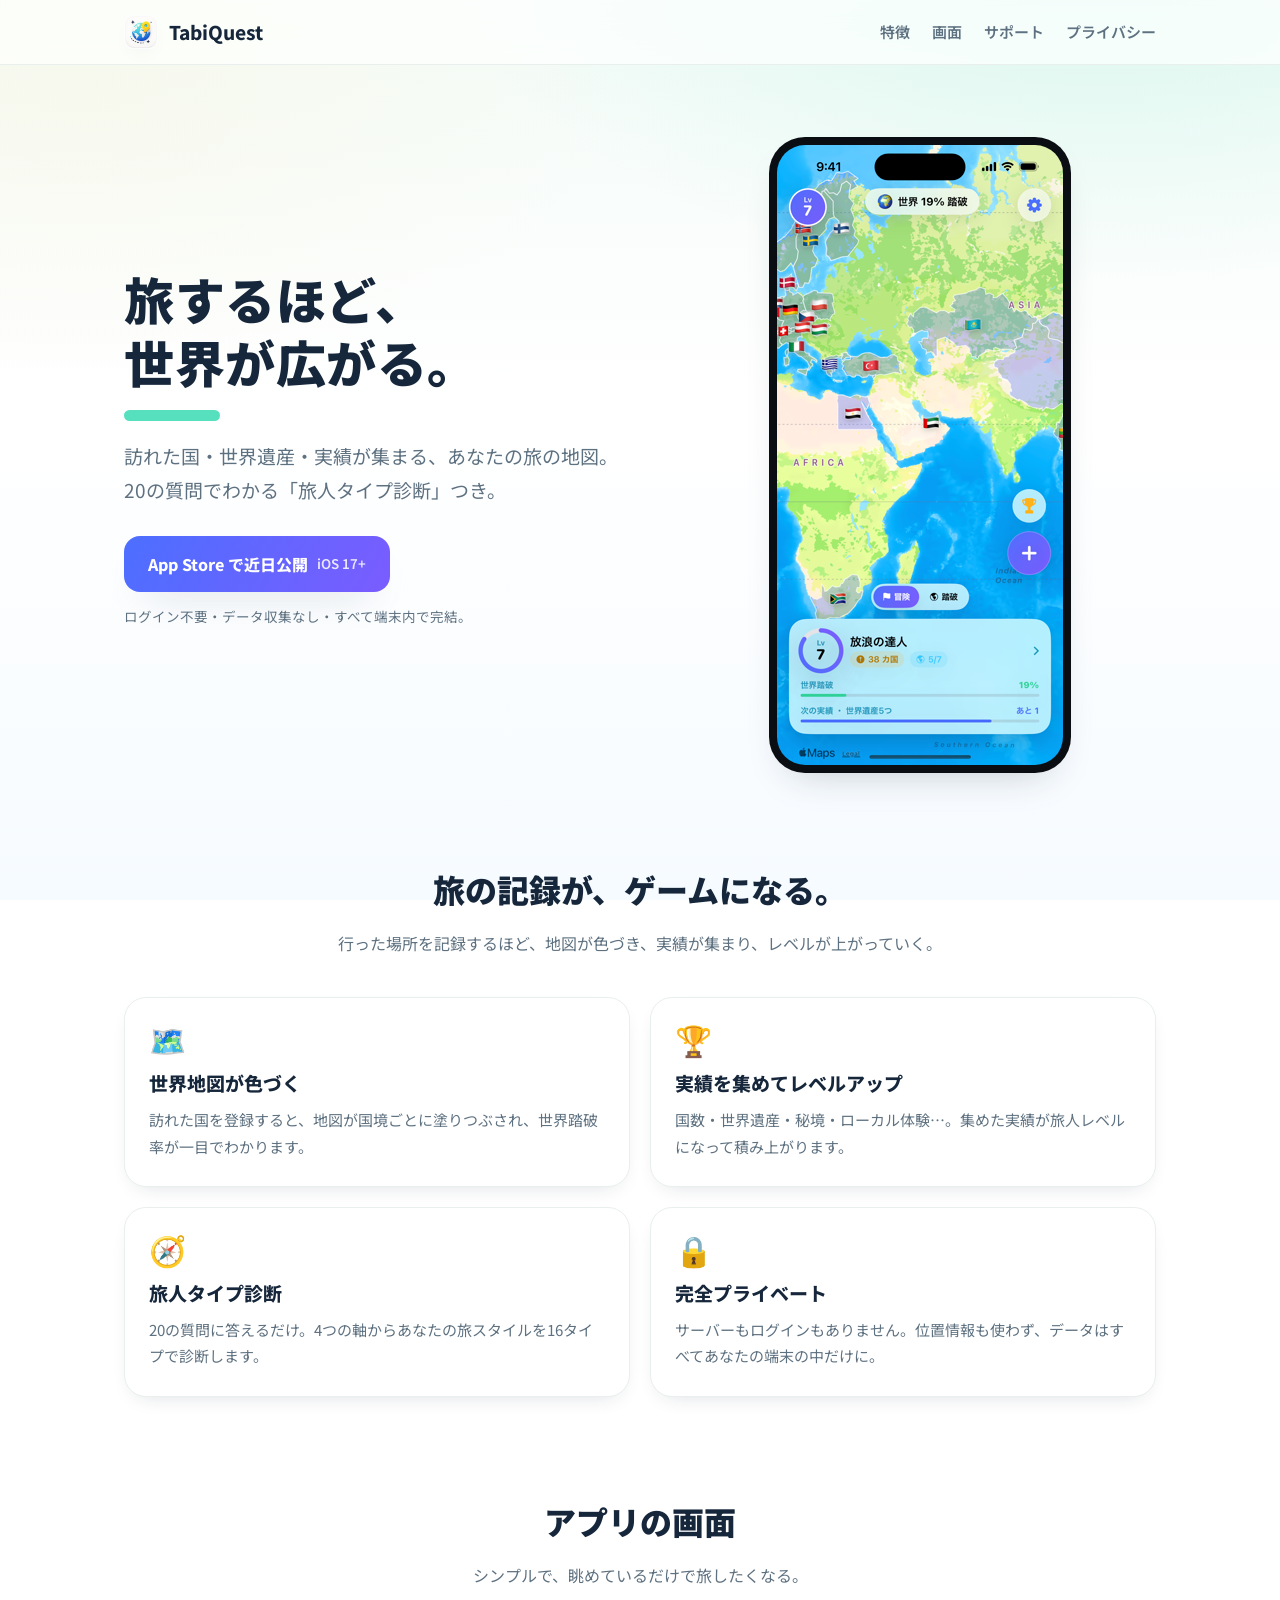
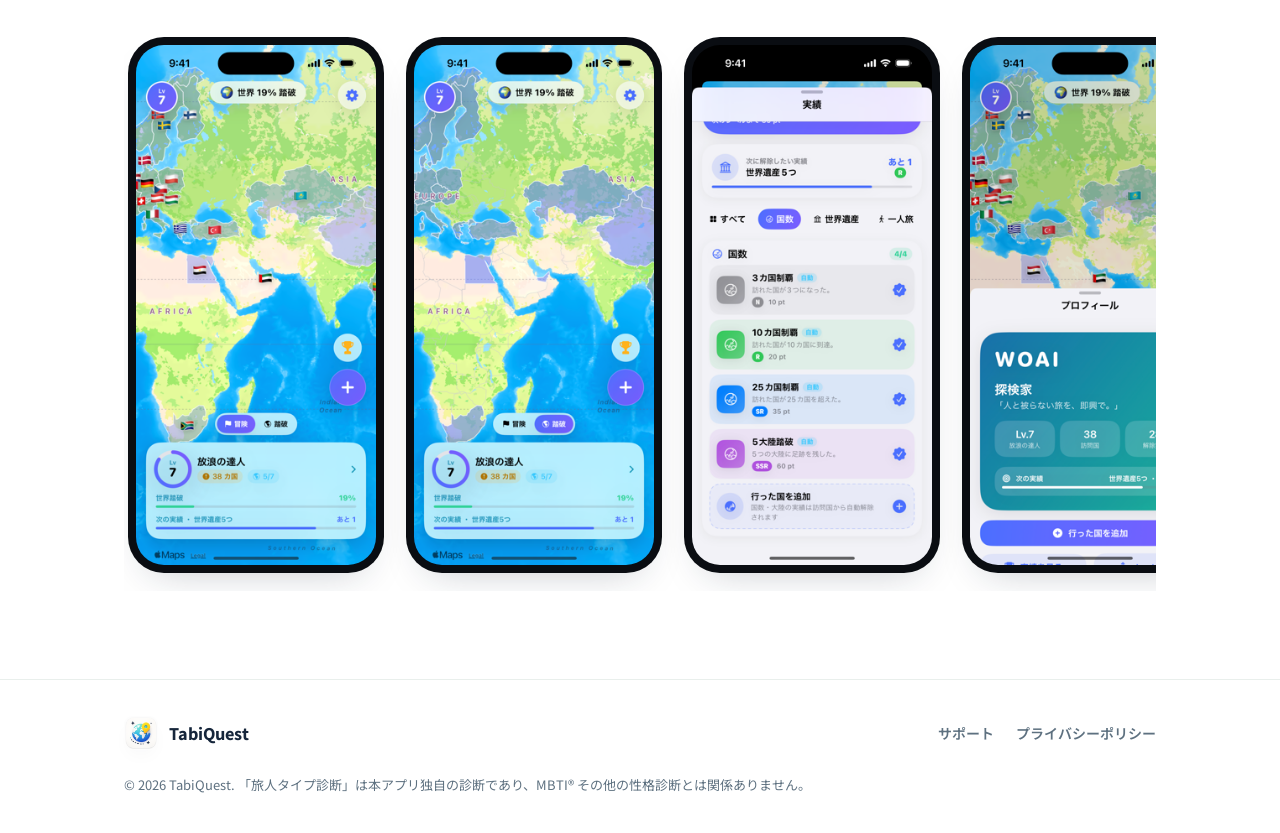
<file: index.html>
<!DOCTYPE html>
<html lang="ja">
<head>
<meta charset="UTF-8">
<meta name="viewport" content="width=device-width, initial-scale=1">
<title>TabiQuest — 旅するほど、世界が広がる。</title>
<meta name="description" content="訪れた国・世界遺産・実績が集まる、あなたの旅の地図。20の質問でわかる旅人タイプ診断つき。完全プライベート・ログイン不要のiOSアプリ。">
<meta property="og:title" content="TabiQuest — 旅するほど、世界が広がる。">
<meta property="og:description" content="訪れた国・世界遺産・実績が集まる、あなたの旅の地図。旅人タイプ診断つきのiOSアプリ。">
<meta property="og:type" content="website">
<meta property="og:image" content="assets/icon.png">
<link rel="icon" href="assets/icon.png">
<link rel="preconnect" href="https://fonts.googleapis.com">
<link rel="preconnect" href="https://fonts.gstatic.com" crossorigin>
<link href="https://fonts.googleapis.com/css2?family=Noto+Sans+JP:wght@500;700;900&display=swap" rel="stylesheet">
<link rel="stylesheet" href="style.css">
</head>
<body>

<nav class="nav">
  <div class="wrap">
    <a class="brand" href="index.html"><img src="assets/icon.png" alt="TabiQuest"><span>TabiQuest</span></a>
    <div class="nav-links">
      <a href="#features">特徴</a>
      <a href="#screens">画面</a>
      <a href="support.html">サポート</a>
      <a href="privacy.html">プライバシー</a>
    </div>
  </div>
</nav>

<header class="hero">
  <div class="wrap">
    <div class="hero-copy">
      <h1>旅するほど、<br>世界が広がる。</h1>
      <div class="accent-bar"></div>
      <p class="lead">訪れた国・世界遺産・実績が集まる、あなたの旅の地図。<br>20の質問でわかる「旅人タイプ診断」つき。</p>
      <div class="cta-row">
        <span class="badge-soon">App Store で近日公開 <small>iOS 17+</small></span>
      </div>
      <p class="hero-note">ログイン不要・データ収集なし・すべて端末内で完結。</p>
    </div>
    <div class="hero-art">
      <div class="phone"><img src="assets/s1_world.png" alt="TabiQuestの世界地図画面"></div>
    </div>
  </div>
</header>

<section id="features">
  <div class="wrap">
    <div class="section-head">
      <h2>旅の記録が、ゲームになる。</h2>
      <p>行った場所を記録するほど、地図が色づき、実績が集まり、レベルが上がっていく。</p>
    </div>
    <div class="features">
      <div class="feature">
        <div class="ico">🗺️</div>
        <h3>世界地図が色づく</h3>
        <p>訪れた国を登録すると、地図が国境ごとに塗りつぶされ、世界踏破率が一目でわかります。</p>
      </div>
      <div class="feature">
        <div class="ico">🏆</div>
        <h3>実績を集めてレベルアップ</h3>
        <p>国数・世界遺産・秘境・ローカル体験…。集めた実績が旅人レベルになって積み上がります。</p>
      </div>
      <div class="feature">
        <div class="ico">🧭</div>
        <h3>旅人タイプ診断</h3>
        <p>20の質問に答えるだけ。4つの軸からあなたの旅スタイルを16タイプで診断します。</p>
      </div>
      <div class="feature">
        <div class="ico">🔒</div>
        <h3>完全プライベート</h3>
        <p>サーバーもログインもありません。位置情報も使わず、データはすべてあなたの端末の中だけに。</p>
      </div>
    </div>
  </div>
</section>

<section id="screens">
  <div class="wrap">
    <div class="section-head">
      <h2>アプリの画面</h2>
      <p>シンプルで、眺めているだけで旅したくなる。</p>
    </div>
    <div class="gallery">
      <div class="phone"><img src="assets/s1_world.png" alt="世界地図"></div>
      <div class="phone"><img src="assets/s2_progress.png" alt="踏破の進捗"></div>
      <div class="phone"><img src="assets/s3_ach.png" alt="実績一覧"></div>
      <div class="phone"><img src="assets/s4_profile.png" alt="プロフィールと診断"></div>
      <div class="phone"><img src="assets/s5_dex.png" alt="次の旅のヒント"></div>
    </div>
  </div>
</section>

<footer>
  <div class="wrap">
    <a class="brand" href="index.html"><img src="assets/icon.png" alt="TabiQuest"><span>TabiQuest</span></a>
    <div class="foot-links">
      <a href="support.html">サポート</a>
      <a href="privacy.html">プライバシーポリシー</a>
    </div>
    <div class="copy">© 2026 TabiQuest. 「旅人タイプ診断」は本アプリ独自の診断であり、MBTI® その他の性格診断とは関係ありません。</div>
  </div>
</footer>

</body>
</html>
</file>
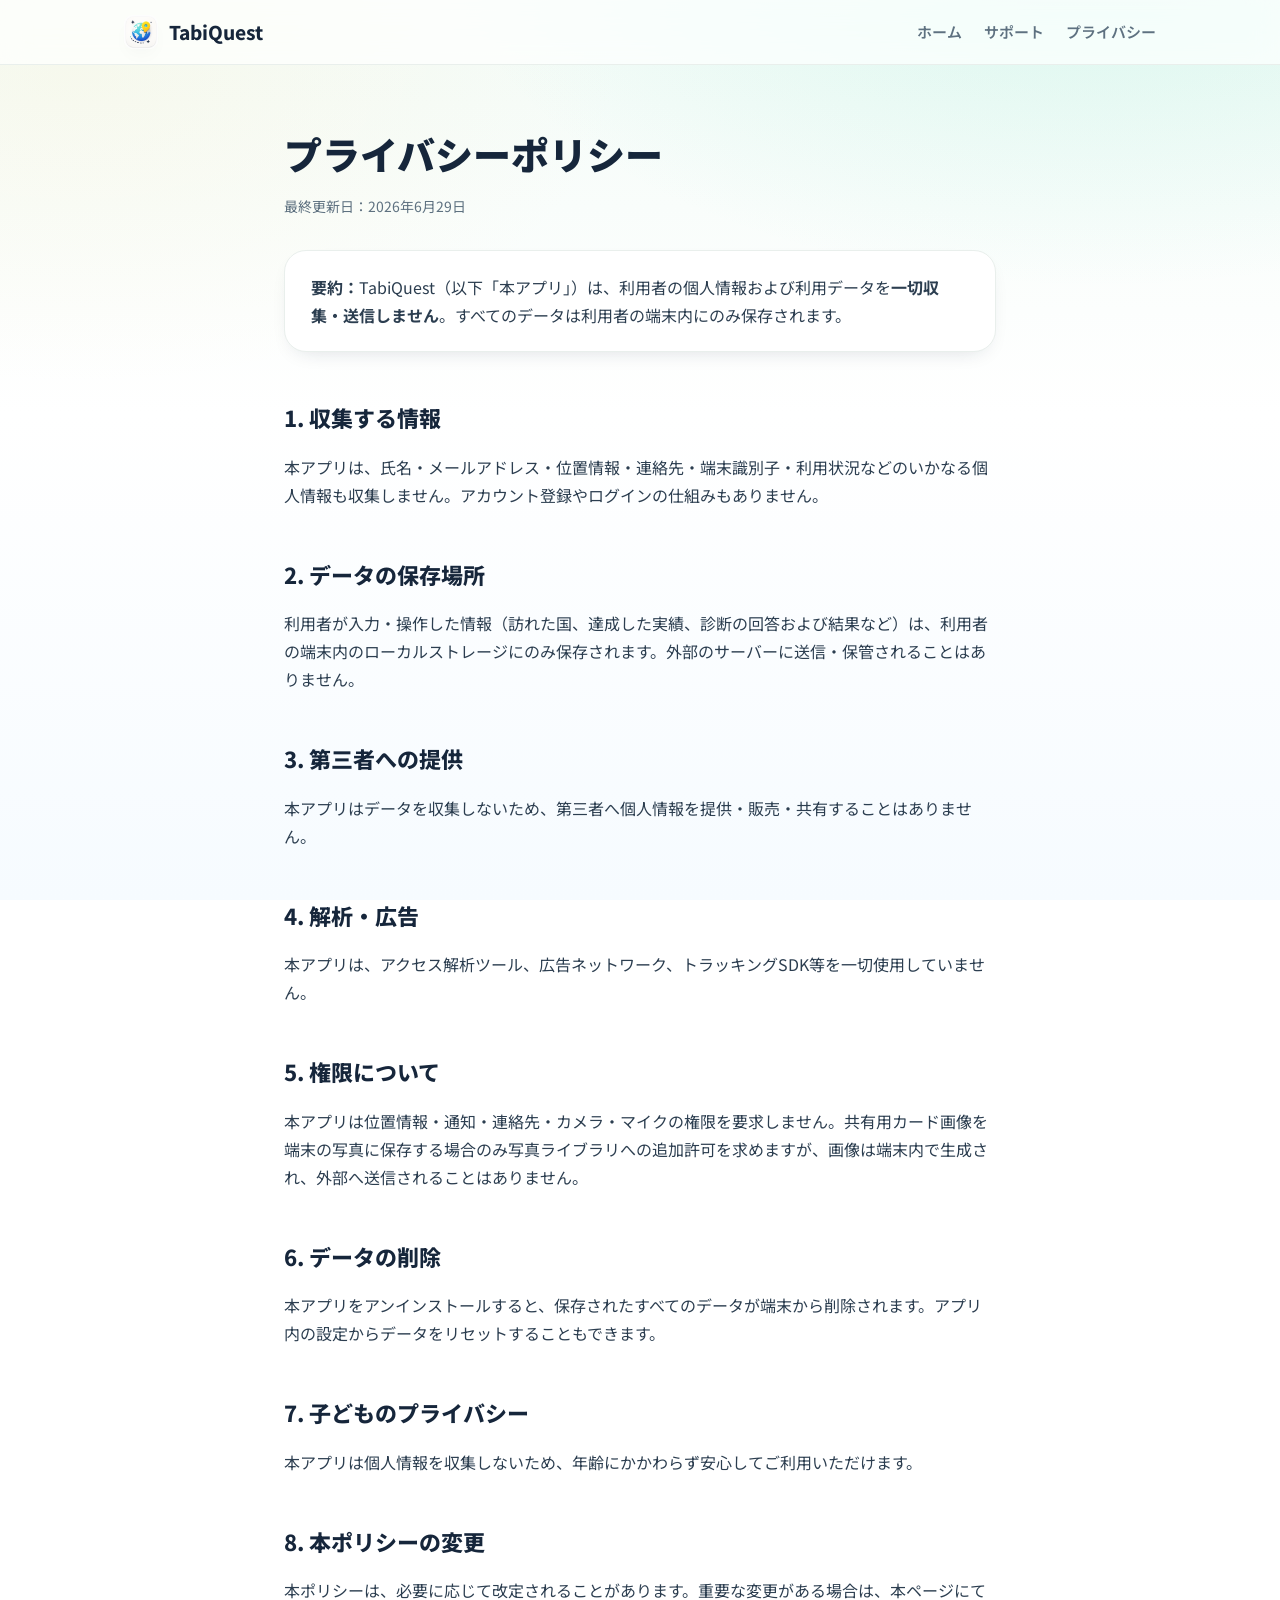
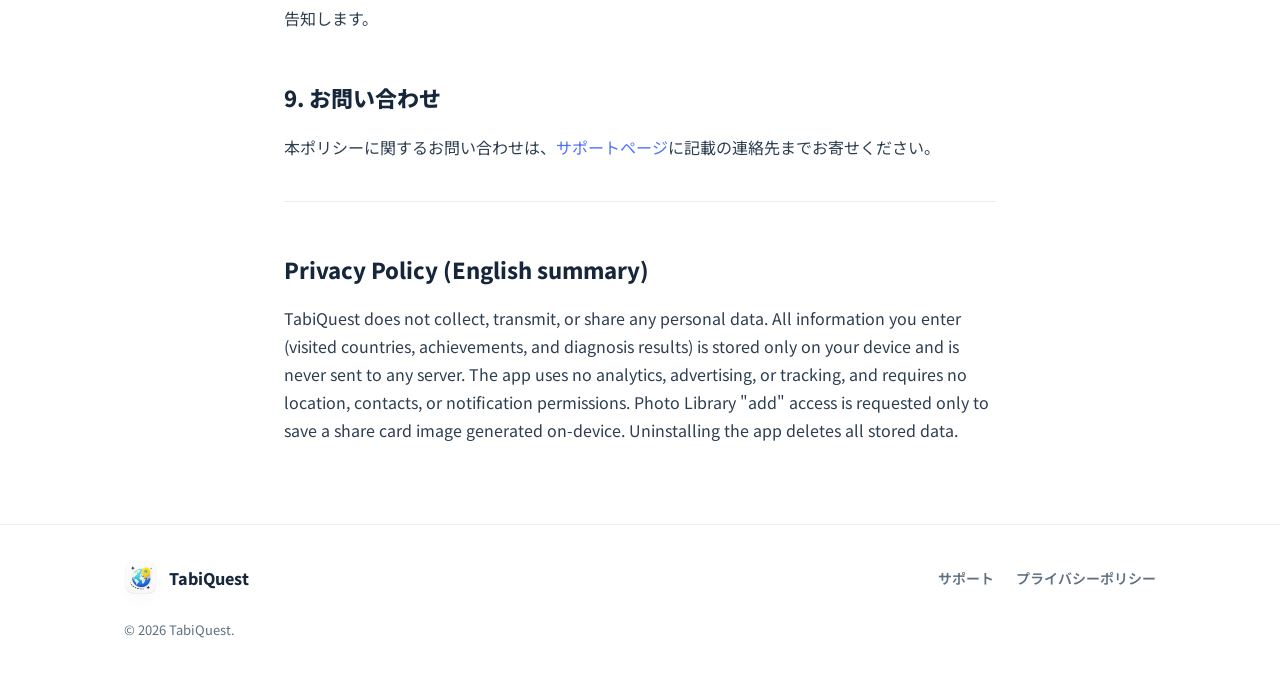
<file: privacy.html>
<!DOCTYPE html>
<html lang="ja">
<head>
<meta charset="UTF-8">
<meta name="viewport" content="width=device-width, initial-scale=1">
<title>プライバシーポリシー — TabiQuest</title>
<meta name="description" content="TabiQuestのプライバシーポリシー。本アプリは個人情報・利用データを一切収集しません。">
<link rel="icon" href="assets/icon.png">
<link rel="preconnect" href="https://fonts.googleapis.com">
<link rel="preconnect" href="https://fonts.gstatic.com" crossorigin>
<link href="https://fonts.googleapis.com/css2?family=Noto+Sans+JP:wght@500;700;900&display=swap" rel="stylesheet">
<link rel="stylesheet" href="style.css">
</head>
<body>

<nav class="nav">
  <div class="wrap">
    <a class="brand" href="index.html"><img src="assets/icon.png" alt="TabiQuest"><span>TabiQuest</span></a>
    <div class="nav-links">
      <a href="index.html">ホーム</a>
      <a href="support.html">サポート</a>
      <a href="privacy.html">プライバシー</a>
    </div>
  </div>
</nav>

<main class="doc">
  <div class="wrap">
    <h1>プライバシーポリシー</h1>
    <p class="updated">最終更新日：2026年6月29日</p>

    <div class="card">
      <p style="margin:0"><strong>要約：</strong>TabiQuest（以下「本アプリ」）は、利用者の個人情報および利用データを<strong>一切収集・送信しません</strong>。すべてのデータは利用者の端末内にのみ保存されます。</p>
    </div>

    <h2>1. 収集する情報</h2>
    <p>本アプリは、氏名・メールアドレス・位置情報・連絡先・端末識別子・利用状況などのいかなる個人情報も収集しません。アカウント登録やログインの仕組みもありません。</p>

    <h2>2. データの保存場所</h2>
    <p>利用者が入力・操作した情報（訪れた国、達成した実績、診断の回答および結果など）は、利用者の端末内のローカルストレージにのみ保存されます。外部のサーバーに送信・保管されることはありません。</p>

    <h2>3. 第三者への提供</h2>
    <p>本アプリはデータを収集しないため、第三者へ個人情報を提供・販売・共有することはありません。</p>

    <h2>4. 解析・広告</h2>
    <p>本アプリは、アクセス解析ツール、広告ネットワーク、トラッキングSDK等を一切使用していません。</p>

    <h2>5. 権限について</h2>
    <p>本アプリは位置情報・通知・連絡先・カメラ・マイクの権限を要求しません。共有用カード画像を端末の写真に保存する場合のみ写真ライブラリへの追加許可を求めますが、画像は端末内で生成され、外部へ送信されることはありません。</p>

    <h2>6. データの削除</h2>
    <p>本アプリをアンインストールすると、保存されたすべてのデータが端末から削除されます。アプリ内の設定からデータをリセットすることもできます。</p>

    <h2>7. 子どものプライバシー</h2>
    <p>本アプリは個人情報を収集しないため、年齢にかかわらず安心してご利用いただけます。</p>

    <h2>8. 本ポリシーの変更</h2>
    <p>本ポリシーは、必要に応じて改定されることがあります。重要な変更がある場合は、本ページにて告知します。</p>

    <h2>9. お問い合わせ</h2>
    <p>本ポリシーに関するお問い合わせは、<a href="support.html">サポートページ</a>に記載の連絡先までお寄せください。</p>

    <hr style="border:none;border-top:1px solid var(--line);margin:40px 0">

    <h2>Privacy Policy (English summary)</h2>
    <p>TabiQuest does not collect, transmit, or share any personal data. All information you enter (visited countries, achievements, and diagnosis results) is stored only on your device and is never sent to any server. The app uses no analytics, advertising, or tracking, and requires no location, contacts, or notification permissions. Photo Library "add" access is requested only to save a share card image generated on-device. Uninstalling the app deletes all stored data.</p>
  </div>
</main>

<footer>
  <div class="wrap">
    <a class="brand" href="index.html"><img src="assets/icon.png" alt="TabiQuest"><span>TabiQuest</span></a>
    <div class="foot-links">
      <a href="support.html">サポート</a>
      <a href="privacy.html">プライバシーポリシー</a>
    </div>
    <div class="copy">© 2026 TabiQuest.</div>
  </div>
</footer>

</body>
</html>
</file>
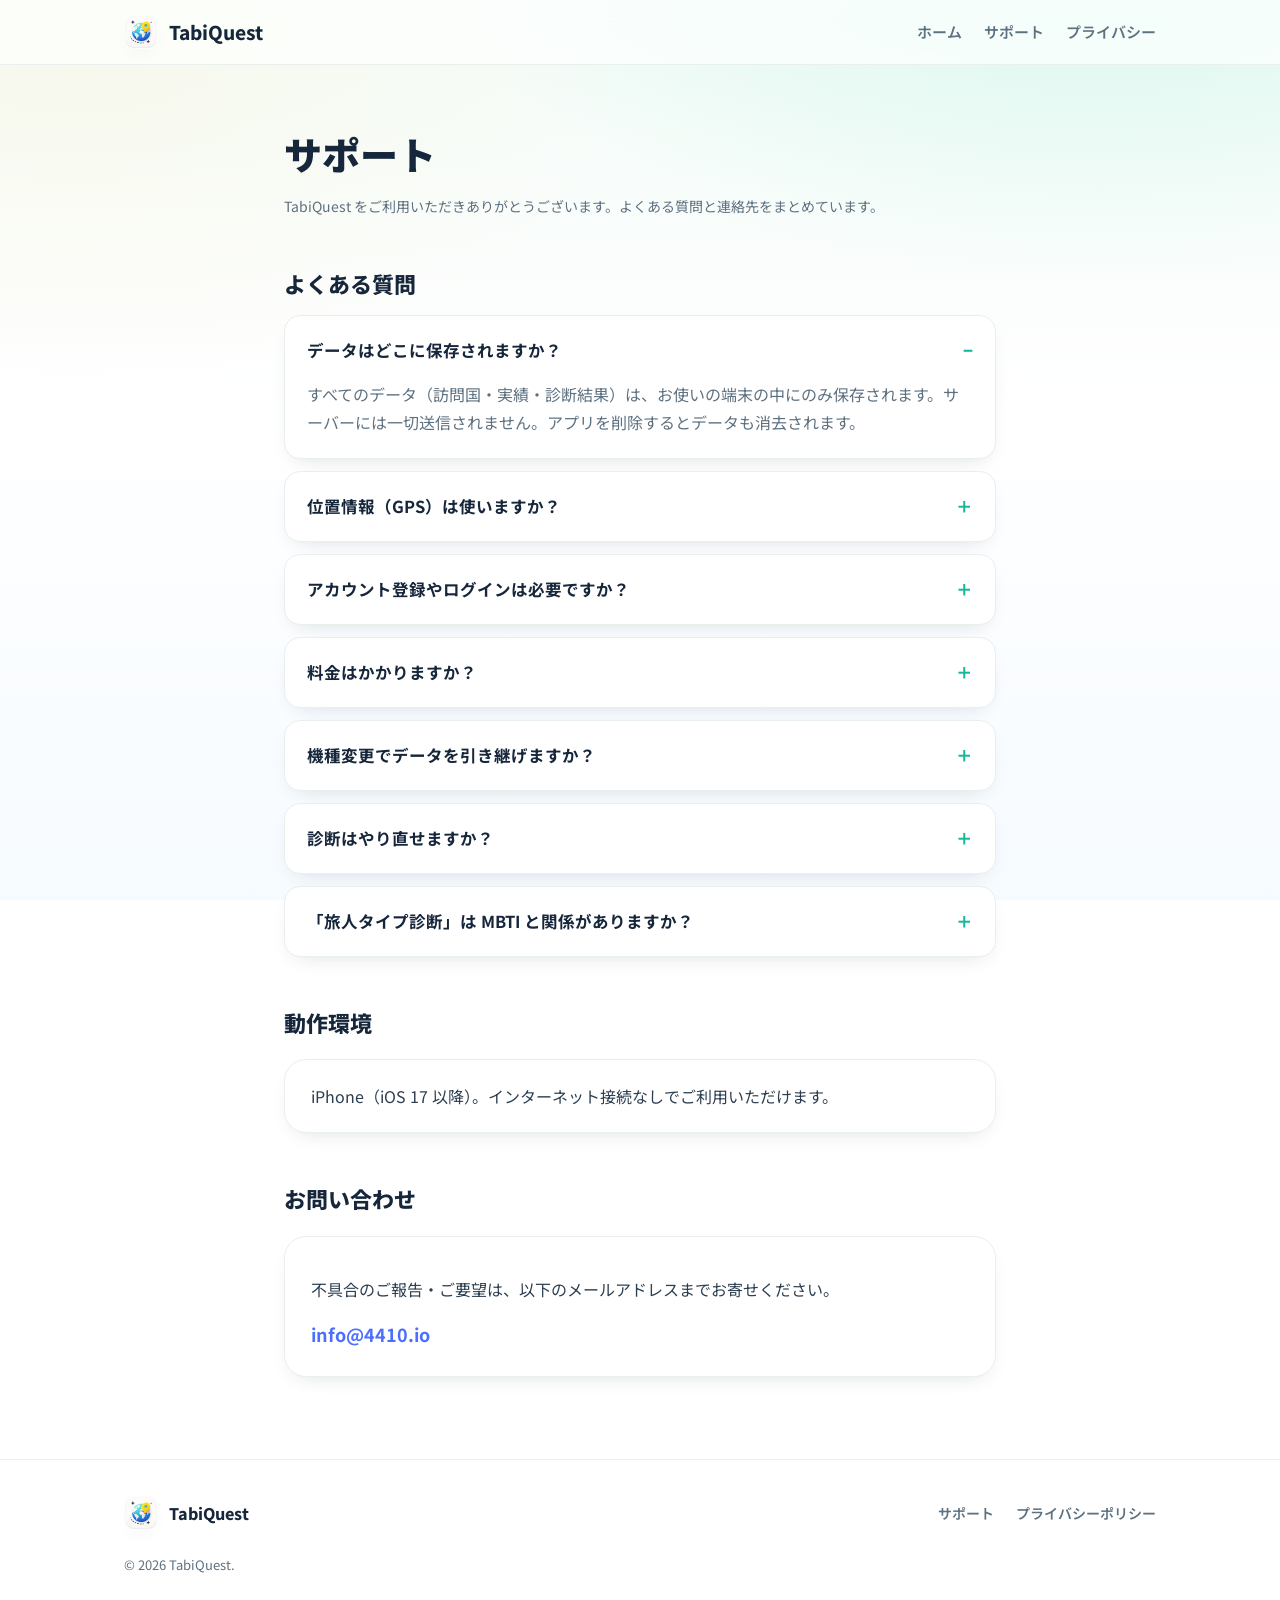
<file: support.html>
<!DOCTYPE html>
<html lang="ja">
<head>
<meta charset="UTF-8">
<meta name="viewport" content="width=device-width, initial-scale=1">
<title>サポート — TabiQuest</title>
<meta name="description" content="TabiQuestのサポートページ。よくある質問とお問い合わせ先。">
<link rel="icon" href="assets/icon.png">
<link rel="preconnect" href="https://fonts.googleapis.com">
<link rel="preconnect" href="https://fonts.gstatic.com" crossorigin>
<link href="https://fonts.googleapis.com/css2?family=Noto+Sans+JP:wght@500;700;900&display=swap" rel="stylesheet">
<link rel="stylesheet" href="style.css">
</head>
<body>

<nav class="nav">
  <div class="wrap">
    <a class="brand" href="index.html"><img src="assets/icon.png" alt="TabiQuest"><span>TabiQuest</span></a>
    <div class="nav-links">
      <a href="index.html">ホーム</a>
      <a href="support.html">サポート</a>
      <a href="privacy.html">プライバシー</a>
    </div>
  </div>
</nav>

<main class="doc">
  <div class="wrap">
    <h1>サポート</h1>
    <p class="updated">TabiQuest をご利用いただきありがとうございます。よくある質問と連絡先をまとめています。</p>

    <h2>よくある質問</h2>
    <div class="faq">
      <details open>
        <summary>データはどこに保存されますか？</summary>
        <p>すべてのデータ（訪問国・実績・診断結果）は、お使いの端末の中にのみ保存されます。サーバーには一切送信されません。アプリを削除するとデータも消去されます。</p>
      </details>
      <details>
        <summary>位置情報（GPS）は使いますか？</summary>
        <p>使いません。訪れた国はご自身で手動で登録する方式です。位置情報・連絡先・通知の権限は一切要求しません。</p>
      </details>
      <details>
        <summary>アカウント登録やログインは必要ですか？</summary>
        <p>不要です。メールアドレスもパスワードもいりません。インストールしてすぐにお使いいただけます。</p>
      </details>
      <details>
        <summary>料金はかかりますか？</summary>
        <p>無料でご利用いただけます。診断・地図・実績などの機能はすべて無料で開放されています。</p>
      </details>
      <details>
        <summary>機種変更でデータを引き継げますか？</summary>
        <p>本バージョン（v1.0）はデータを端末内にのみ保存するため、別の端末への自動引き継ぎには対応していません。機種変更の際はご注意ください。</p>
      </details>
      <details>
        <summary>診断はやり直せますか？</summary>
        <p>はい。何度でも再診断できます。設定からいつでも診断をやり直せます。</p>
      </details>
      <details>
        <summary>「旅人タイプ診断」は MBTI と関係がありますか？</summary>
        <p>関係ありません。本アプリ独自の4軸（旅の広さ・計画性・快適さ・社交性）にもとづく診断であり、MBTI® その他の性格診断とは無関係です。</p>
      </details>
    </div>

    <h2>動作環境</h2>
    <div class="card">
      <p style="margin:0">iPhone（iOS 17 以降）。インターネット接続なしでご利用いただけます。</p>
    </div>

    <h2>お問い合わせ</h2>
    <div class="card">
      <p>不具合のご報告・ご要望は、以下のメールアドレスまでお寄せください。</p>
      <p style="font-size:18px;font-weight:700;margin:6px 0 4px">
        <a href="mailto:info@4410.io">info@4410.io</a>
      </p>
    </div>
  </div>
</main>

<footer>
  <div class="wrap">
    <a class="brand" href="index.html"><img src="assets/icon.png" alt="TabiQuest"><span>TabiQuest</span></a>
    <div class="foot-links">
      <a href="support.html">サポート</a>
      <a href="privacy.html">プライバシーポリシー</a>
    </div>
    <div class="copy">© 2026 TabiQuest.</div>
  </div>
</footer>

</body>
</html>
</file>
<file: style.css>
/* TabiQuest — site styles (Zenly調: 白余白・ミントアクセント・柔らかい影) */
:root {
  --ink: #16263B;
  --sub: #5E7180;
  --mint: #57E0BE;
  --mint-deep: #14B89A;
  --brand: #4C6FFF;
  --brand2: #7A5CFF;
  --sunny: #FFB020;
  --bg: #FFFFFF;
  --bg-tint: #F4FBF8;
  --card: #FFFFFF;
  --line: #E9EFEC;
  --radius: 22px;
  --shadow-card: 0 18px 40px -22px rgba(20,35,58,.28);
  --shadow-soft: 0 8px 22px -12px rgba(20,35,58,.20);
}

* { box-sizing: border-box; }
html { scroll-behavior: smooth; }
body {
  margin: 0;
  font-family: "Hiragino Sans", "Noto Sans JP", -apple-system, BlinkMacSystemFont, "Helvetica Neue", Arial, sans-serif;
  color: var(--ink);
  background:
    radial-gradient(1100px 600px at 86% -8%, rgba(87,224,190,.18), transparent 60%),
    radial-gradient(900px 520px at 6% 8%, rgba(255,230,168,.14), transparent 60%),
    linear-gradient(180deg, #F3FBF7 0%, #FFFFFF 46%, #F6FBFF 100%);
  background-attachment: fixed;
  line-height: 1.75;
  -webkit-font-smoothing: antialiased;
}
a { color: var(--brand); text-decoration: none; }
a:hover { text-decoration: underline; }

.wrap { max-width: 1080px; margin: 0 auto; padding: 0 24px; }

/* ---- nav ---- */
.nav {
  position: sticky; top: 0; z-index: 20;
  backdrop-filter: saturate(1.4) blur(14px);
  background: rgba(255,255,255,.72);
  border-bottom: 1px solid var(--line);
}
.nav .wrap { display: flex; align-items: center; gap: 18px; height: 64px; }
.brand { display: flex; align-items: center; gap: 11px; font-weight: 800; font-size: 19px; color: var(--ink); }
.brand:hover { text-decoration: none; }
.brand img { width: 34px; height: 34px; border-radius: 9px; box-shadow: var(--shadow-soft); }
.nav-links { margin-left: auto; display: flex; gap: 22px; font-size: 15px; font-weight: 600; }
.nav-links a { color: var(--sub); }
.nav-links a:hover { color: var(--ink); text-decoration: none; }

/* ---- hero ---- */
.hero { padding: 72px 0 40px; }
.hero .wrap { display: grid; grid-template-columns: 1.05fr .95fr; gap: 40px; align-items: center; }
.hero h1 { font-size: 50px; line-height: 1.25; margin: 0 0 18px; letter-spacing: .01em; font-weight: 900; }
.hero .accent-bar { width: 96px; height: 11px; border-radius: 6px; background: var(--mint); margin: 0 0 18px; }
.hero p.lead { font-size: 19px; color: var(--sub); margin: 0 0 30px; }
.cta-row { display: flex; align-items: center; gap: 16px; flex-wrap: wrap; }
.badge-soon {
  display: inline-flex; align-items: center; gap: 9px;
  background: linear-gradient(120deg, var(--brand), var(--brand2));
  color: #fff; font-weight: 800; font-size: 16px;
  padding: 14px 24px; border-radius: 16px; box-shadow: var(--shadow-card);
  cursor: default;
}
.badge-soon small { font-weight: 600; opacity: .85; }
.hero-note { font-size: 13.5px; color: var(--sub); }
.hero-art { display: flex; justify-content: center; }

/* ---- phone frame ---- */
.phone { background: #0A0D12; padding: 8px; border-radius: 36px; box-shadow: var(--shadow-card); display: inline-block; }
.phone img { display: block; width: 100%; max-width: 286px; border-radius: 28px; }

/* ---- sections ---- */
section { padding: 48px 0; }
.section-head { text-align: center; max-width: 640px; margin: 0 auto 40px; }
.section-head h2 { font-size: 32px; font-weight: 900; margin: 0 0 12px; }
.section-head p { color: var(--sub); margin: 0; font-size: 16px; }

/* ---- feature cards ---- */
.features { display: grid; grid-template-columns: repeat(2, 1fr); gap: 20px; }
.feature {
  background: var(--card); border: 1px solid var(--line); border-radius: var(--radius);
  padding: 26px 24px; box-shadow: var(--shadow-soft);
}
.feature .ico { font-size: 30px; line-height: 1; margin-bottom: 12px; }
.feature h3 { margin: 0 0 8px; font-size: 19px; font-weight: 800; }
.feature p { margin: 0; color: var(--sub); font-size: 15px; }

/* ---- gallery ---- */
.gallery { display: flex; gap: 22px; overflow-x: auto; padding: 8px 4px 18px; scroll-snap-type: x mandatory; }
.gallery .phone { flex: 0 0 auto; scroll-snap-align: center; }
.gallery .phone img { max-width: 240px; }

/* ---- doc pages (support / privacy) ---- */
.doc { padding: 56px 0 24px; }
.doc .wrap { max-width: 760px; }
.doc h1 { font-size: 38px; font-weight: 900; margin: 0 0 6px; }
.doc .updated { color: var(--sub); font-size: 14px; margin: 0 0 32px; }
.doc h2 { font-size: 22px; font-weight: 800; margin: 38px 0 12px; padding-top: 8px; }
.doc p, .doc li { color: #2C3E50; font-size: 16px; }
.doc ul { padding-left: 22px; }
.doc .card {
  background: var(--card); border: 1px solid var(--line); border-radius: var(--radius);
  padding: 22px 26px; box-shadow: var(--shadow-soft); margin: 18px 0;
}
.faq { margin: 12px 0; }
.faq details {
  background: var(--card); border: 1px solid var(--line); border-radius: 16px;
  padding: 4px 22px; margin-bottom: 12px; box-shadow: var(--shadow-soft);
}
.faq summary {
  cursor: pointer; font-weight: 700; font-size: 16.5px; padding: 16px 0; list-style: none;
  display: flex; justify-content: space-between; align-items: center; gap: 12px;
}
.faq summary::-webkit-details-marker { display: none; }
.faq summary::after { content: "＋"; color: var(--mint-deep); font-weight: 900; }
.faq details[open] summary::after { content: "−"; }
.faq details p { margin: 0 0 18px; color: var(--sub); }
.pill-note {
  display: inline-block; background: rgba(87,224,190,.16); color: var(--mint-deep);
  font-weight: 700; font-size: 13px; padding: 4px 12px; border-radius: 999px;
}

/* ---- footer ---- */
footer { border-top: 1px solid var(--line); margin-top: 40px; padding: 36px 0; }
footer .wrap { display: flex; flex-wrap: wrap; gap: 16px 28px; align-items: center; }
footer .brand { font-size: 16px; }
footer .foot-links { margin-left: auto; display: flex; gap: 22px; font-size: 14px; }
footer .foot-links a { color: var(--sub); font-weight: 600; }
footer .copy { width: 100%; color: var(--sub); font-size: 13px; margin-top: 8px; }

/* ---- responsive ---- */
@media (max-width: 820px) {
  .hero { padding: 48px 0 24px; }
  .hero .wrap { grid-template-columns: 1fr; text-align: center; }
  .hero .accent-bar { margin-left: auto; margin-right: auto; }
  .cta-row { justify-content: center; }
  .hero h1 { font-size: 38px; }
  .features { grid-template-columns: 1fr; }
  .nav-links { gap: 16px; font-size: 14px; }
  .hero-art { order: -1; }
}
</file>
